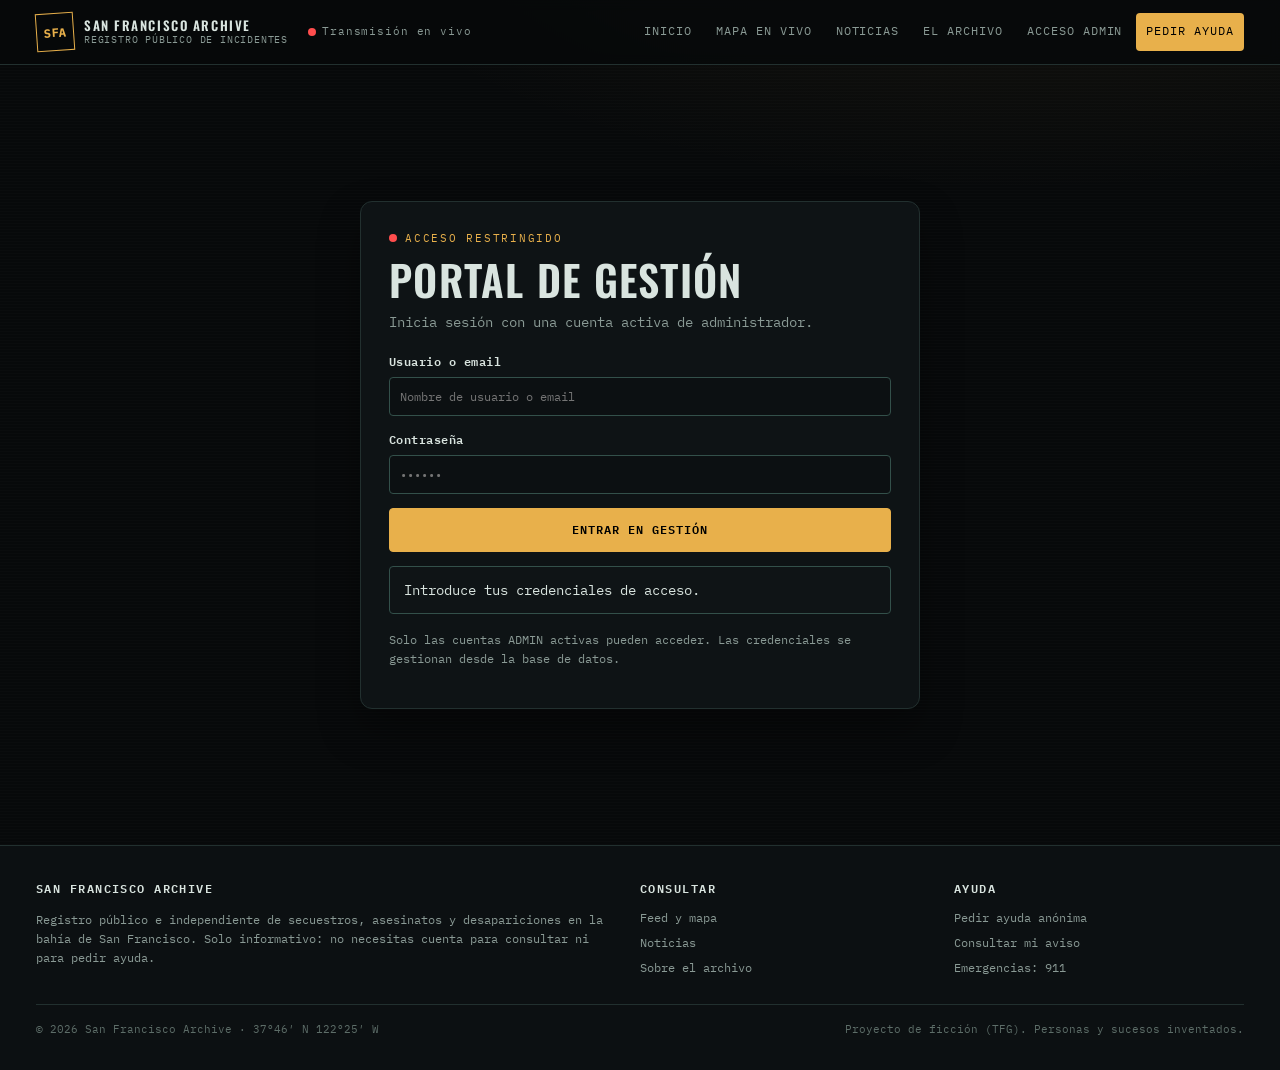
<file: archive-web/public/admin-login.html>
<!doctype html>
<html lang="es">
<head>
  <meta charset="utf-8">
  <meta name="viewport" content="width=device-width, initial-scale=1">
  <link rel="icon" href="img/favicon.svg" type="image/svg+xml">
  <link rel="preconnect" href="https://fonts.googleapis.com">
  <link rel="preconnect" href="https://fonts.gstatic.com" crossorigin>
  <link rel="stylesheet" href="https://fonts.googleapis.com/css2?family=IBM+Plex+Mono:wght@400;600;700&family=Oswald:wght@500;600&display=swap">
  <link rel="stylesheet" href="vendor/leaflet/leaflet.css">
  <link rel="stylesheet" href="css/archivo.css">
  <title>Acceso administrativo · San Francisco Archive</title>
</head>
<body data-page="admin-login">
  <main id="contenido" class="auth-shell">
    <div class="auth-card">
      <p class="eyebrow"><span class="live-dot" aria-hidden="true"></span>Acceso restringido</p>
      <h1>Portal de gestión</h1>
      <p class="lead">Inicia sesión con una cuenta activa de administrador.</p>

      <form id="login-form" class="form auth-form" novalidate>
        <label>
          <b>Usuario o email</b>
          <input type="text" name="username" placeholder="Nombre de usuario o email" autocomplete="username" required>
        </label>
        <label>
          <b>Contraseña</b>
          <input type="password" name="password" placeholder="••••••" autocomplete="current-password" required>
        </label>
        <button type="submit" class="btn btn-primary">Entrar en gestión</button>
        <div id="login-status" class="alert" aria-live="polite">Introduce tus credenciales de acceso.</div>
      </form>

      <p class="auth-foot">Solo las cuentas ADMIN activas pueden acceder. Las credenciales se gestionan desde la base de datos.</p>
    </div>
  </main>

  <script type="module" src="js/layout.js"></script>
  <script type="module" src="js/admin.js"></script>
</body>
</html>
</file>
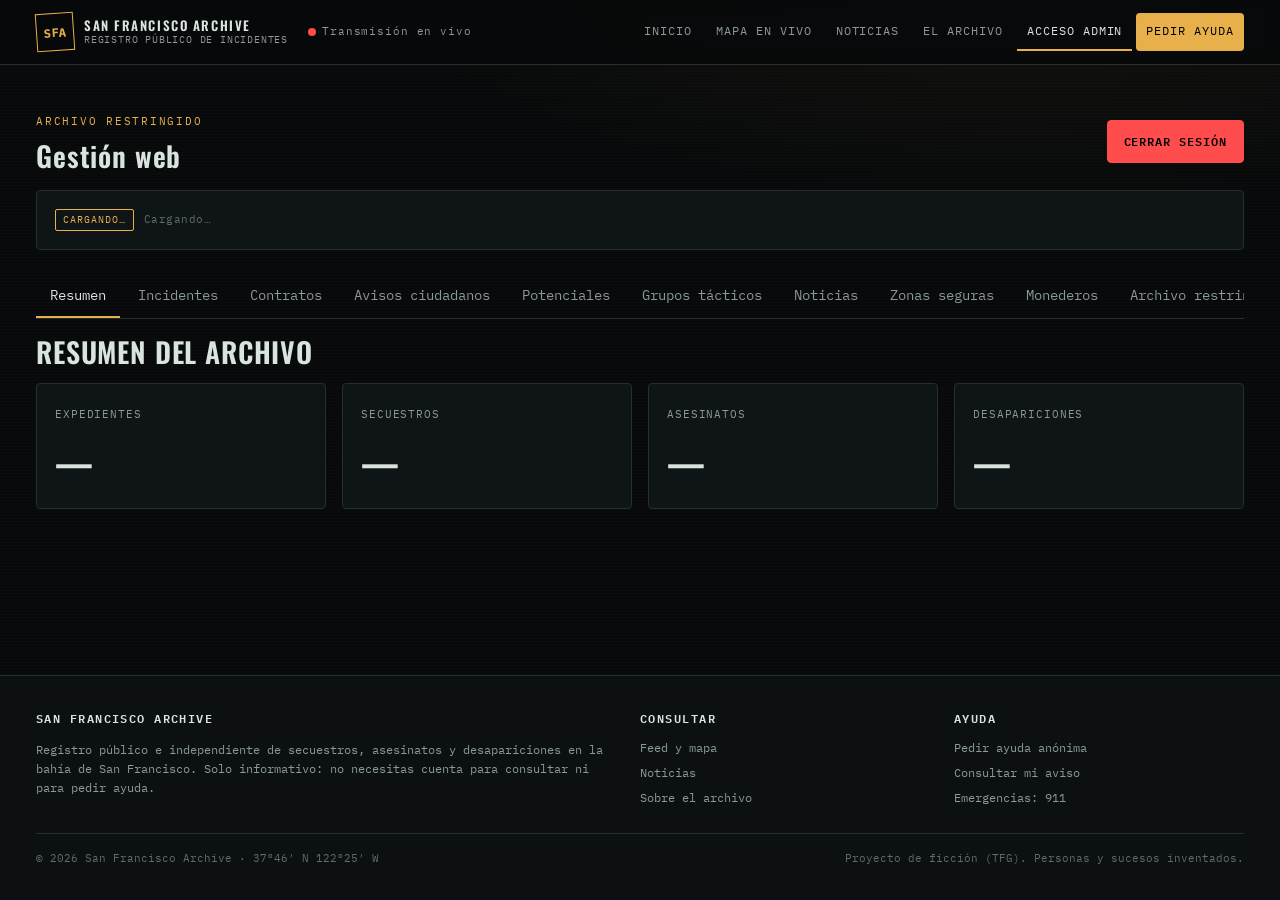
<file: archive-web/public/admin.html>
<!doctype html>
<html lang="es">
<head>
  <meta charset="utf-8">
  <meta name="viewport" content="width=device-width, initial-scale=1">
  <link rel="icon" href="img/favicon.svg" type="image/svg+xml">
  <link rel="preconnect" href="https://fonts.googleapis.com">
  <link rel="preconnect" href="https://fonts.gstatic.com" crossorigin>
  <link rel="stylesheet" href="https://fonts.googleapis.com/css2?family=IBM+Plex+Mono:wght@400;600;700&family=Oswald:wght@500;600&display=swap">
  <link rel="stylesheet" href="vendor/leaflet/leaflet.css">
  <link rel="stylesheet" href="css/archivo.css">
  <title>Gestión web · San Francisco Archive</title>
</head>
<body data-page="admin">
  <main id="contenido" class="dashboard-shell">
    <div class="wrap">
      <div class="dashboard-header">
        <div>
          <p class="eyebrow">Archivo restringido</p>
          <h1>Gestión web</h1>
        </div>
        <div>
          <button id="logout-btn" class="btn btn-danger" type="button">Cerrar sesión</button>
        </div>
      </div>

      <div class="panel" style="padding: 18px; border: 1px solid var(--line); border-radius: var(--radius); background: var(--panel);">
        <div class="meta">
          <span class="tag cat" id="admin-role">Cargando…</span>
          <span id="admin-user">Cargando…</span>
        </div>
      </div>

      <nav class="admin-tabs" aria-label="Gestión del archivo">
        <button class="admin-tab" type="button" data-admin-view="resumen" aria-pressed="true">Resumen</button>
        <button class="admin-tab" type="button" data-admin-view="incidentes" aria-pressed="false">Incidentes</button>
        <button class="admin-tab" type="button" data-admin-view="contratos" aria-pressed="false">Contratos</button>
        <button class="admin-tab" type="button" data-admin-view="solicitudes" aria-pressed="false">Avisos ciudadanos</button>
        <button class="admin-tab" type="button" data-admin-view="potenciales" aria-pressed="false">Potenciales</button>
        <button class="admin-tab" type="button" data-admin-view="grupos" aria-pressed="false">Grupos tácticos</button>
        <button class="admin-tab" type="button" data-admin-view="noticias" aria-pressed="false">Noticias</button>
        <button class="admin-tab" type="button" data-admin-view="zonas" aria-pressed="false">Zonas seguras</button>
        <button class="admin-tab" type="button" data-admin-view="monederos" aria-pressed="false">Monederos</button>
        <button class="admin-tab" type="button" data-admin-view="informes" aria-pressed="false">Archivo restringido</button>
        <button class="admin-tab" type="button" data-admin-view="usuarios" aria-pressed="false">Usuarios</button>
        <button class="admin-tab" type="button" data-admin-view="actividad" aria-pressed="false">Actividad</button>
      </nav>

      <section class="admin-view" id="view-resumen" aria-labelledby="resumen-title">
        <h2 class="admin-view-title" id="resumen-title">Resumen del archivo</h2>
        <div class="dashboard-grid">
          <div class="dashboard-card"><span class="label">Expedientes</span><strong id="stat-total">—</strong></div>
          <div class="dashboard-card"><span class="label">Secuestros</span><strong id="stat-SECUESTRO">—</strong></div>
          <div class="dashboard-card"><span class="label">Asesinatos</span><strong id="stat-ASESINATO">—</strong></div>
          <div class="dashboard-card"><span class="label">Desapariciones</span><strong id="stat-DESAPARICION">—</strong></div>
        </div>
      </section>

      <section class="admin-view" id="view-contratos" aria-labelledby="contratos-title" hidden>
        <div class="admin-view-heading">
          <div>
            <p class="eyebrow">Operaciones</p>
            <h2 class="admin-view-title" id="contratos-title">Contratos</h2>
          </div>
          <button class="icon-btn" id="refresh-contratos" type="button" title="Actualizar contratos" aria-label="Actualizar contratos">↻</button>
        </div>
        <div class="admin-filters" role="group" aria-label="Filtrar contratos">
          <label for="contratos-filtro">Estado</label>
          <select id="contratos-filtro">
            <option value="ABIERTOS">Pendientes y abiertos</option>
            <option value="SOLICITADO">Solicitados</option>
            <option value="ASIGNADO">Asignados</option>
            <option value="EN_CURSO">En curso</option>
            <option value="PENDIENTE_REVISION">Pendientes de revisión</option>
            <option value="CERRADOS">Cerrados</option>
            <option value="TODOS">Todos</option>
          </select>
          <span id="contratos-count" class="feed-status"></span>
        </div>
        <div id="contratos-list" class="admin-list" aria-live="polite">
          <p class="empty">Selecciona esta sección para cargar los contratos.</p>
        </div>
      </section>

      <section class="admin-view" id="view-solicitudes" aria-labelledby="solicitudes-title" hidden>
        <div class="admin-view-heading">
          <div>
            <p class="eyebrow">Operaciones</p>
            <h2 class="admin-view-title" id="solicitudes-title">Avisos ciudadanos</h2>
          </div>
          <button class="icon-btn" id="refresh-solicitudes" type="button" title="Actualizar avisos" aria-label="Actualizar avisos">↻</button>
        </div>
        <div class="admin-filters" role="group" aria-label="Filtrar avisos">
          <label for="solicitudes-filtro">Estado</label>
          <select id="solicitudes-filtro">
            <option value="PENDIENTE">Pendientes</option>
            <option value="EN_REVISION">En revisión</option>
            <option value="ATENDIDA">Atendidas</option>
            <option value="DESCARTADA">Descartadas</option>
            <option value="TODAS">Todas</option>
          </select>
          <span id="solicitudes-count" class="feed-status"></span>
        </div>
        <div id="solicitudes-list" class="admin-list" aria-live="polite">
          <p class="empty">Selecciona esta sección para cargar los avisos.</p>
        </div>
      </section>

      <section class="admin-view" id="view-potenciales" aria-labelledby="potenciales-title" hidden>
        <div class="admin-view-heading"><div><p class="eyebrow">Red de campo</p><h2 class="admin-view-title" id="potenciales-title">Potenciales</h2></div><div class="hero-actions"><button class="icon-btn" data-refresh="potenciales" type="button" title="Actualizar" aria-label="Actualizar potenciales">↻</button><button class="btn btn-primary" data-create="potenciales" type="button">Reclutar</button></div></div>
        <div id="potenciales-list" class="admin-list" aria-live="polite"><p class="empty">Selecciona esta sección para cargar la red.</p></div>
      </section>

      <section class="admin-view" id="view-grupos" aria-labelledby="grupos-title" hidden>
        <div class="admin-view-heading"><div><p class="eyebrow">Red de campo</p><h2 class="admin-view-title" id="grupos-title">Grupos tácticos</h2></div><div class="hero-actions"><button class="icon-btn" data-refresh="grupos" type="button" title="Actualizar" aria-label="Actualizar grupos">↻</button><button class="btn btn-primary" data-create="grupos" type="button">Nuevo grupo</button></div></div>
        <div id="grupos-list" class="admin-list" aria-live="polite"><p class="empty">Selecciona esta sección para cargar los grupos.</p></div>
      </section>

      <section class="admin-view" id="view-noticias" aria-labelledby="noticias-admin-title" hidden>
        <div class="admin-view-heading"><div><p class="eyebrow">Publicación</p><h2 class="admin-view-title" id="noticias-admin-title">Noticias</h2></div><div class="hero-actions"><button class="icon-btn" data-refresh="noticias" type="button" title="Actualizar" aria-label="Actualizar noticias">↻</button><button class="btn btn-primary" data-create="noticias" type="button">Redactar noticia</button></div></div>
        <div id="noticias-admin-list" class="admin-list" aria-live="polite"><p class="empty">Selecciona esta sección para cargar las noticias.</p></div>
      </section>

      <section class="admin-view" id="view-zonas" aria-labelledby="zonas-title" hidden>
        <div class="admin-view-heading"><div><p class="eyebrow">Publicación</p><h2 class="admin-view-title" id="zonas-title">Zonas seguras</h2></div><div class="hero-actions"><button class="icon-btn" data-refresh="zonas" type="button" title="Actualizar" aria-label="Actualizar zonas seguras">↻</button><button class="btn btn-primary" data-create="zonas" type="button">Añadir zona</button></div></div>
        <div id="zonas-list" class="admin-list" aria-live="polite"><p class="empty">Selecciona esta sección para cargar las zonas.</p></div>
      </section>

      <section class="admin-view" id="view-monederos" aria-labelledby="monederos-title" hidden>
        <div class="admin-view-heading"><div><p class="eyebrow">Red de campo</p><h2 class="admin-view-title" id="monederos-title">Monederos</h2><p id="wallet-total" class="request-meta"></p></div><button class="icon-btn" data-refresh="monederos" type="button" title="Actualizar" aria-label="Actualizar monederos">↻</button></div>
        <div id="monederos-list" class="admin-list" aria-live="polite"><p class="empty">Selecciona esta sección para cargar los saldos.</p></div>
      </section>

      <section class="admin-view" id="view-informes" aria-labelledby="informes-title" hidden>
        <div class="admin-view-heading"><div><p class="eyebrow">Clasificado</p><h2 class="admin-view-title" id="informes-title">Archivo restringido</h2></div><button class="icon-btn" data-refresh="informes" type="button" title="Actualizar" aria-label="Actualizar informes">↻</button></div>
        <div id="informes-list" class="admin-list" aria-live="polite"><p class="empty">Selecciona esta sección para cargar los informes.</p></div>
      </section>

      <section class="admin-view" id="view-usuarios" aria-labelledby="usuarios-title" hidden>
        <div class="admin-view-heading"><div><p class="eyebrow">Sistema</p><h2 class="admin-view-title" id="usuarios-title">Usuarios</h2></div><button class="icon-btn" data-refresh="usuarios" type="button" title="Actualizar" aria-label="Actualizar usuarios">↻</button></div>
        <div id="usuarios-list" class="admin-list" aria-live="polite"><p class="empty">Selecciona esta sección para cargar las cuentas.</p></div>
      </section>

      <section class="admin-view" id="view-actividad" aria-labelledby="actividad-title" hidden>
        <div class="admin-view-heading"><div><p class="eyebrow">Sistema</p><h2 class="admin-view-title" id="actividad-title">Registro de actividad</h2></div><button class="icon-btn" data-refresh="actividad" type="button" title="Actualizar" aria-label="Actualizar actividad">↻</button></div>
        <div id="actividad-list" class="admin-list" aria-live="polite"><p class="empty">Selecciona esta sección para cargar la auditoría.</p></div>
      </section>

      <section class="admin-view" id="view-incidentes" aria-labelledby="incidentes-title" hidden>
        <div class="admin-view-heading">
          <div>
            <p class="eyebrow">Operaciones</p>
            <h2 class="admin-view-title" id="incidentes-title">Incidentes</h2>
          </div>
          <div class="hero-actions">
            <button class="icon-btn" id="refresh-incidentes" type="button" title="Actualizar incidentes" aria-label="Actualizar incidentes">↻</button>
            <button class="btn btn-primary" id="new-incidente" type="button">Nuevo incidente</button>
          </div>
        </div>
        <div id="incidentes-list" class="admin-list" aria-live="polite">
          <p class="empty">Selecciona esta sección para cargar los incidentes.</p>
        </div>
      </section>

      <dialog class="admin-dialog admin-dialog-wide" id="incidente-dialog">
        <form id="incidente-form" class="form">
          <p class="eyebrow">Expediente del archivo</p>
          <h2 id="incidente-form-title">Nuevo incidente</h2>
          <input name="id" type="hidden">
          <label><b>Titular público</b><input name="titulo" maxlength="180" required></label>
          <div class="row">
            <label><b>Tipo</b><select name="tipo"><option>SECUESTRO</option><option>ASESINATO</option><option>DESAPARICION</option></select></label>
            <label><b>Estado</b><select name="estado"><option>NO_VERIFICADO</option><option>VERIFICADO</option><option>EN_INVESTIGACION</option><option>RESUELTO</option><option>ARCHIVADO</option></select></label>
          </div>
          <label><b>Descripción pública</b><textarea name="descripcionPublica" maxlength="2000" required></textarea></label>
          <div class="row">
            <label><b>Barrio</b><input name="barrio" maxlength="80"></label>
            <label><b>Dirección o referencia</b><input name="direccion" maxlength="160"></label>
          </div>
          <div class="row">
            <label><b>Ciudad</b><input name="ciudad" value="San Francisco" required></label>
            <label><b>País</b><input name="pais" value="Estados Unidos" required></label>
          </div>
          <div class="row">
            <label><b>Latitud</b><input name="lat" type="number" min="-90" max="90" step="any"></label>
            <label><b>Longitud</b><input name="lng" type="number" min="-180" max="180" step="any"></label>
          </div>
          <div class="row">
            <label><b>Fecha del incidente</b><input name="fecha" type="datetime-local" required></label>
            <label><b>Nivel de amenaza (1-5)</b><input name="nivelAmenaza" type="number" min="1" max="5" value="2" required></label>
          </div>
          <label><b>Anomalía clasificada</b><textarea name="anomalia" maxlength="2000"></textarea></label>
          <label class="check-label"><input name="publicado" type="checkbox"><b>Publicar en la web</b></label>
          <div class="hero-actions">
            <button class="btn" id="cancel-incidente" type="button">Cancelar</button>
            <button class="btn btn-primary" type="submit">Guardar incidente</button>
          </div>
        </form>
      </dialog>

      <dialog class="admin-dialog admin-dialog-wide" id="content-dialog">
        <form id="content-form" class="form"></form>
      </dialog>

      <dialog class="admin-dialog" id="wallet-dialog">
        <form id="wallet-form" class="form">
          <p class="eyebrow">Ajuste de saldo</p><h2 id="wallet-title">Movimiento</h2>
          <input name="id" type="hidden">
          <label><b>Tipo</b><select name="tipo"><option>AJUSTE</option><option>BONUS</option><option>PENALIZACION</option></select></label>
          <label><b>Importe (USD)</b><input name="importe" type="number" step="0.01" min="0.01" required></label>
          <label><b>Concepto</b><input name="concepto" maxlength="160" required></label>
          <div class="hero-actions"><button class="btn" id="cancel-wallet" type="button">Cancelar</button><button class="btn btn-primary" type="submit">Registrar movimiento</button></div>
        </form>
      </dialog>

      <dialog class="admin-dialog" id="user-dialog">
        <form id="user-form" class="form">
          <p class="eyebrow">Cuenta</p><h2>Editar usuario</h2><input name="id" type="hidden">
          <label><b>Nombre visible</b><input name="nombre" required></label>
          <label><b>Email</b><input name="email" type="email" required></label>
          <label class="check-label"><input name="activo" type="checkbox"><b>Cuenta activa</b></label>
          <div class="hero-actions"><button class="btn" id="cancel-user" type="button">Cancelar</button><button class="btn btn-primary" type="submit">Guardar</button></div>
        </form>
      </dialog>

      <dialog class="admin-dialog" id="password-dialog">
        <form id="password-form" class="form">
          <p class="eyebrow">Seguridad</p><h2>Restablecer contraseña</h2><input name="id" type="hidden">
          <label><b>Nueva contraseña</b><input name="password" type="password" autocomplete="new-password" required></label>
          <div class="hero-actions"><button class="btn" id="cancel-password" type="button">Cancelar</button><button class="btn btn-primary" type="submit">Cambiar contraseña</button></div>
        </form>
      </dialog>

      <dialog class="admin-dialog admin-dialog-wide" id="report-dialog">
        <form id="report-form" class="form">
          <p class="eyebrow">Clasificado</p><h2>Informe final</h2>
          <label><b>Contrato cerrado</b><select name="contratoId" required></select></label>
          <label><b>Título</b><input name="titulo" required></label>
          <div class="row"><label><b>Entidad anómala</b><input name="entidad"></label><label><b>Clasificación</b><select name="clasificacion"><option>CONFIDENCIAL</option><option>SECRETO</option><option>ALTO_SECRETO</option><option>OMEGA</option></select></label></div>
          <label><b>Resumen</b><textarea name="resumen" required></textarea></label>
          <label><b>Contenido</b><textarea name="contenido" rows="7"></textarea></label>
          <label><b>Bajas civiles</b><input name="bajasCiviles" type="number" min="0" value="0" required></label>
          <div class="hero-actions"><button class="btn" id="cancel-report" type="button">Cancelar</button><button class="btn btn-primary" type="submit">Guardar informe</button></div>
        </form>
      </dialog>

      <dialog class="admin-dialog" id="crear-contrato-dialog">
        <form id="crear-contrato-form" class="form">
          <p class="eyebrow">Abrir caso</p>
          <h2>Nuevo contrato</h2>
          <input name="incidenteId" type="hidden">
          <label><b>Prioridad</b><select name="prioridad"><option>MEDIA</option><option>BAJA</option><option>ALTA</option><option>CRITICA</option></select></label>
          <label><b>Recompensa (USD)</b><input name="recompensa" type="number" min="0" step="0.01" value="100" required></label>
          <div class="hero-actions">
            <button class="btn" id="cancel-crear-contrato" type="button">Cancelar</button>
            <button class="btn btn-primary" type="submit">Crear contrato</button>
          </div>
        </form>
      </dialog>

      <dialog class="admin-dialog" id="asignar-dialog">
        <form id="asignar-form" class="form">
          <p class="eyebrow">Asignación táctica</p>
          <h2>Asignar contrato</h2>
          <input name="contratoId" type="hidden">
          <label><b>Grupo táctico</b><select name="grupoId" required></select></label>
          <label><b>Potencial disponible</b><select name="potencialId" required></select></label>
          <p class="auth-foot">El coste de transporte se calculará y cargará automáticamente al monedero del potencial.</p>
          <div class="hero-actions">
            <button class="btn" id="cancel-asignar" type="button">Cancelar</button>
            <button class="btn btn-primary" type="submit">Confirmar asignación</button>
          </div>
        </form>
      </dialog>

      <dialog class="admin-dialog" id="convert-dialog">
        <form id="convert-form" class="form">
          <p class="eyebrow">Crear expediente</p>
          <h2>Convertir aviso</h2>
          <label><b>Titular del incidente</b><input name="titulo" maxlength="180" required></label>
          <div class="row">
            <label><b>Prioridad</b><select name="prioridad"><option>MEDIA</option><option>BAJA</option><option>ALTA</option><option>CRITICA</option></select></label>
            <label><b>Recompensa (USD)</b><input name="recompensa" type="number" min="0" step="0.01" value="100" required></label>
          </div>
          <label class="check-label"><input name="publicar" type="checkbox" checked><b>Publicar en la web</b></label>
          <div class="hero-actions">
            <button class="btn" id="cancel-convert" type="button">Cancelar</button>
            <button class="btn btn-primary" type="submit">Crear contrato</button>
          </div>
          <div id="convert-status" class="visually-hidden" aria-live="polite"></div>
        </form>
      </dialog>
    </div>
  </main>

  <script type="module" src="js/layout.js"></script>
  <script type="module" src="js/admin.js"></script>
</body>
</html>
</file>
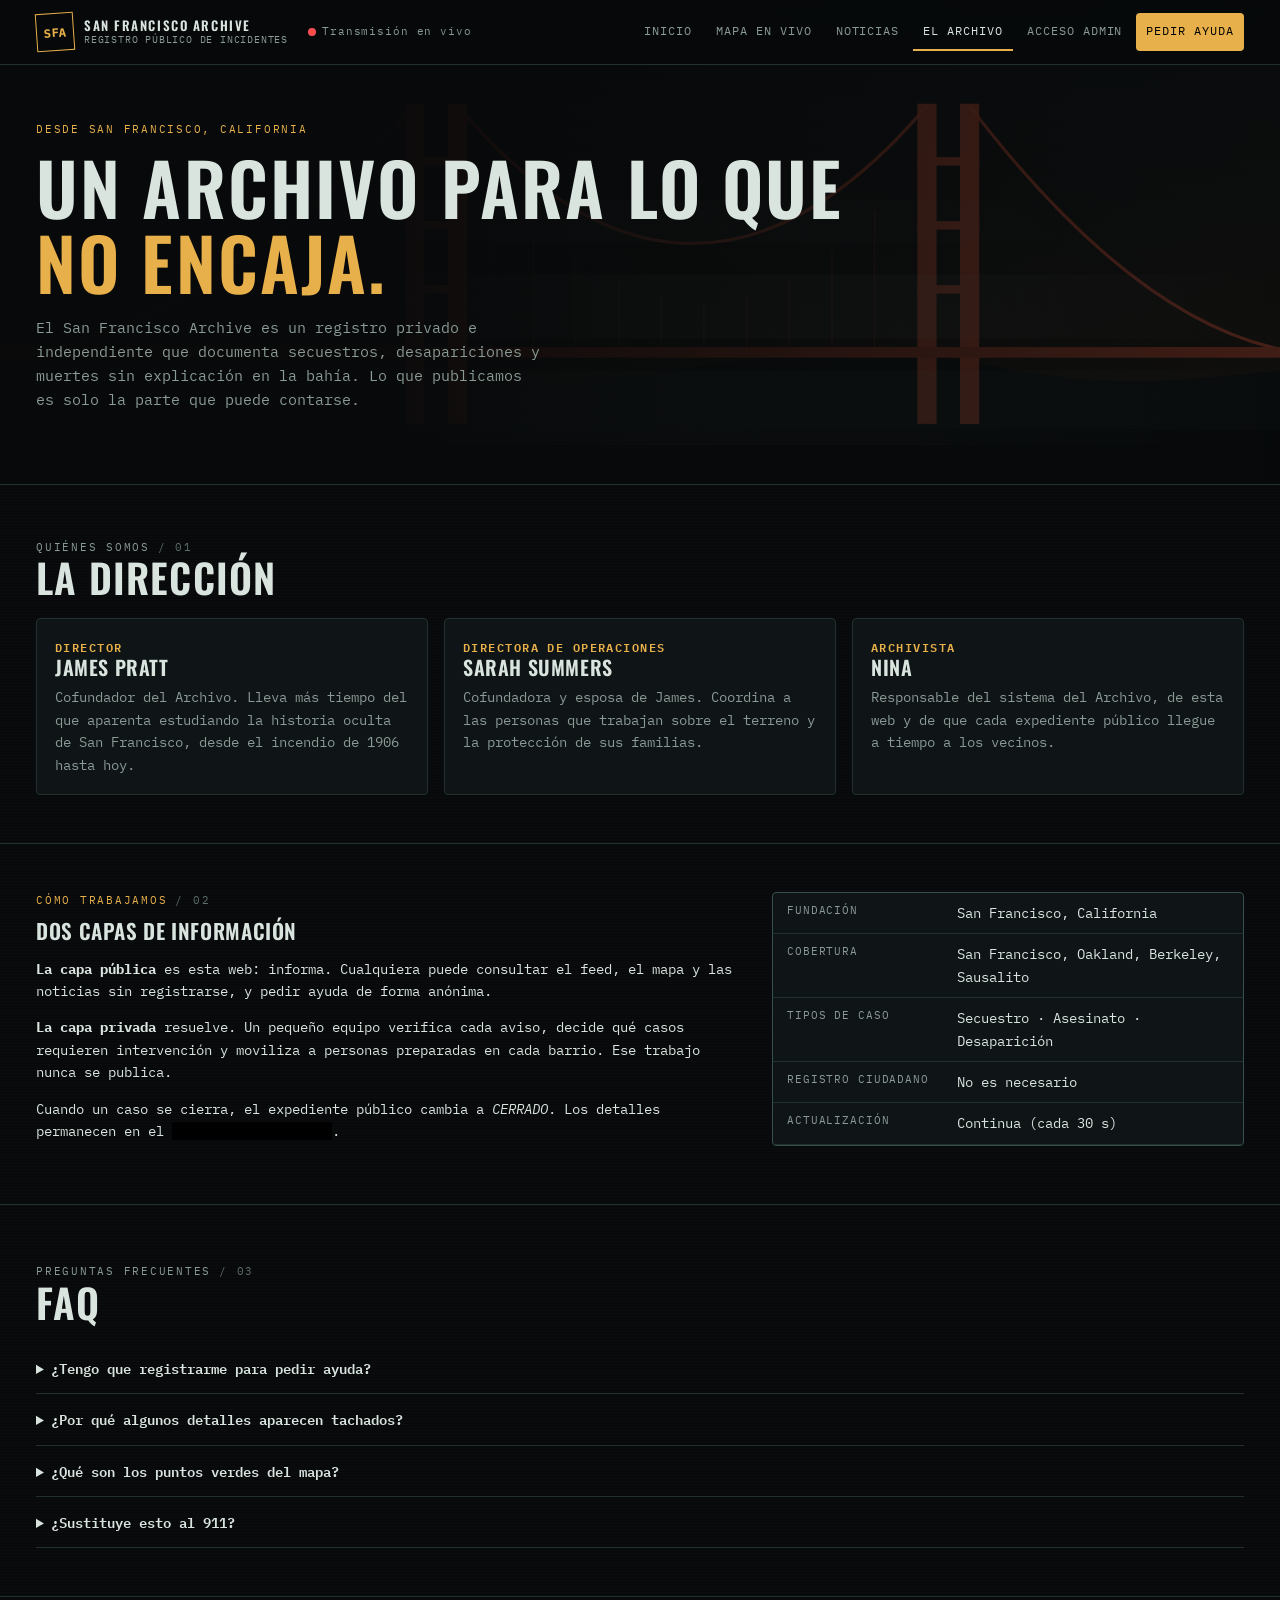
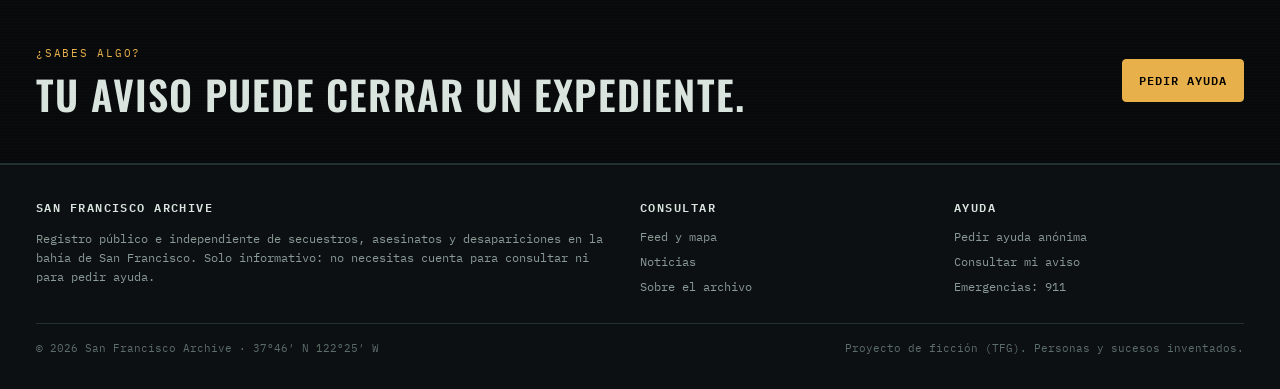
<file: archive-web/public/archivo.html>
<!doctype html>
<html lang="es">
<head>
  <meta charset="utf-8">
  <meta name="viewport" content="width=device-width, initial-scale=1">
  <link rel="icon" href="img/favicon.svg" type="image/svg+xml">
  <link rel="preconnect" href="https://fonts.googleapis.com">
  <link rel="preconnect" href="https://fonts.gstatic.com" crossorigin>
  <link rel="stylesheet" href="https://fonts.googleapis.com/css2?family=IBM+Plex+Mono:wght@400;600;700&family=Oswald:wght@500;600&display=swap">
  <title>El archivo · San Francisco Archive</title>
  <meta name="description" content="Qué es el San Francisco Archive, quién lo dirige y cómo trabaja.">
  <link rel="stylesheet" href="css/archivo.css">
</head>
<body data-page="archivo">
  <main id="contenido">
    <section class="hero">
      <div class="wrap" style="grid-template-columns:1fr">
        <div>
          <p class="eyebrow">Desde San Francisco, California</p>
          <h1>Un archivo para lo que<br><span>no encaja.</span></h1>
          <p class="lede">El San Francisco Archive es un registro privado e independiente que documenta secuestros, desapariciones y muertes sin explicación en la bahía. Lo que publicamos es solo la parte que puede contarse.</p>
        </div>
      </div>
    </section>

    <section class="section">
      <div class="wrap">
        <div class="section-head"><div><p class="eyebrow">Quiénes somos <span class="idx">/ 01</span></p><h2>La dirección</h2></div></div>
        <div class="grid-3">
          <article class="info-card"><p class="n">DIRECTOR</p><h3>James Pratt</h3><p>Cofundador del Archivo. Lleva más tiempo del que aparenta estudiando la historia oculta de San Francisco, desde el incendio de 1906 hasta hoy.</p></article>
          <article class="info-card"><p class="n">DIRECTORA DE OPERACIONES</p><h3>Sarah Summers</h3><p>Cofundadora y esposa de James. Coordina a las personas que trabajan sobre el terreno y la protección de sus familias.</p></article>
          <article class="info-card"><p class="n">ARCHIVISTA</p><h3>Nina</h3><p>Responsable del sistema del Archivo, de esta web y de que cada expediente público llegue a tiempo a los vecinos.</p></article>
        </div>
      </div>
    </section>

    <section class="section">
      <div class="wrap split">
        <div>
          <p class="eyebrow">Cómo trabajamos <span class="idx">/ 02</span></p>
          <h2 style="text-transform:uppercase;margin-bottom:16px">Dos capas de información</h2>
          <div class="content article">
            <p><strong>La capa pública</strong> es esta web: informa. Cualquiera puede consultar el feed, el mapa y las noticias sin registrarse, y pedir ayuda de forma anónima.</p>
            <p><strong>La capa privada</strong> resuelve. Un pequeño equipo verifica cada aviso, decide qué casos requieren intervención y moviliza a personas preparadas en cada barrio. Ese trabajo nunca se publica.</p>
            <p>Cuando un caso se cierra, el expediente público cambia a <em>CERRADO</em>. Los detalles permanecen en el <span class="redacted">archivo restringido</span>.</p>
          </div>
        </div>
        <div class="dossier">
          <dl>
            <dt>Fundación</dt><dd>San Francisco, California</dd>
            <dt>Cobertura</dt><dd>San Francisco, Oakland, Berkeley, Sausalito</dd>
            <dt>Tipos de caso</dt><dd>Secuestro · Asesinato · Desaparición</dd>
            <dt>Registro ciudadano</dt><dd>No es necesario</dd>
            <dt>Actualización</dt><dd>Continua (cada 30 s)</dd>
          </dl>
        </div>
      </div>
    </section>

    <section class="section">
      <div class="wrap faq">
        <div class="section-head"><div><p class="eyebrow">Preguntas frecuentes <span class="idx">/ 03</span></p><h2>FAQ</h2></div></div>
        <details><summary>¿Tengo que registrarme para pedir ayuda?</summary><p>No. Los ciudadanos nunca necesitan cuenta. El formulario es anónimo y te da un código para seguir tu aviso.</p></details>
        <details><summary>¿Por qué algunos detalles aparecen tachados?</summary><p>Hay información que podría poner en riesgo a víctimas, testigos o a nuestro equipo. Se publica solo lo imprescindible para que los vecinos estén informados.</p></details>
        <details><summary>¿Qué son los puntos verdes del mapa?</summary><p>Zonas seguras: hospitales, comisarías, estaciones de bomberos, refugios y templos abiertos donde acudir si te sientes en peligro.</p></details>
        <details><summary>¿Sustituye esto al 911?</summary><p>No. Ante cualquier emergencia llama siempre al 911.</p></details>
      </div>
    </section>

    <section class="section">
      <div class="wrap cta">
        <div><p class="eyebrow">¿Sabes algo?</p><h2>Tu aviso puede cerrar un expediente.</h2></div>
        <a class="btn btn-primary" href="ayuda.html">Pedir ayuda</a>
      </div>
    </section>
  </main>
  <script type="module" src="js/layout.js"></script>
</body>
</html>
</file>
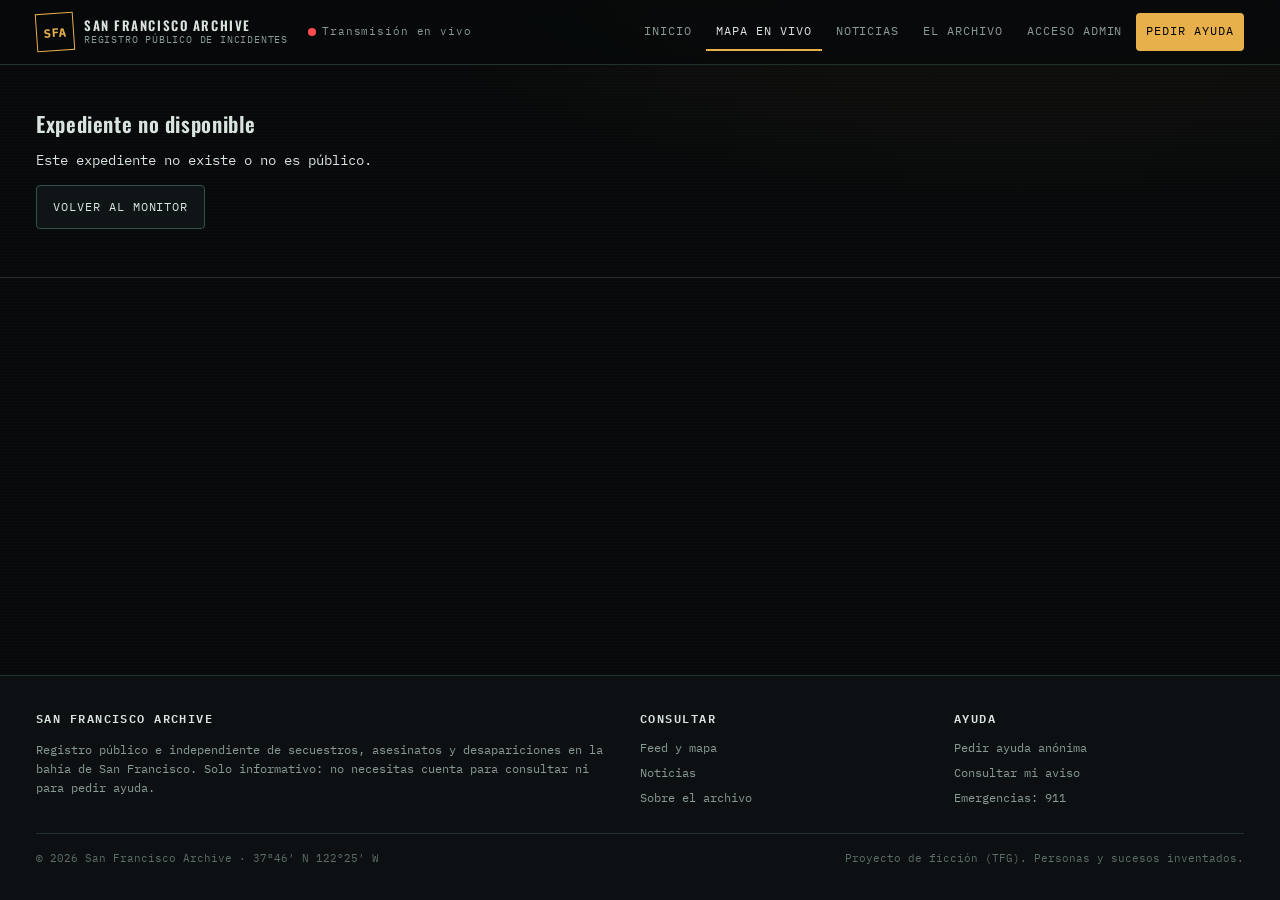
<file: archive-web/public/incidente.html>
<!doctype html>
<html lang="es">
<head>
  <meta charset="utf-8">
  <meta name="viewport" content="width=device-width, initial-scale=1">
  <link rel="icon" href="img/favicon.svg" type="image/svg+xml">
  <link rel="preconnect" href="https://fonts.googleapis.com">
  <link rel="preconnect" href="https://fonts.gstatic.com" crossorigin>
  <link rel="stylesheet" href="https://fonts.googleapis.com/css2?family=IBM+Plex+Mono:wght@400;600;700&family=Oswald:wght@500;600&display=swap">
  <title>Expediente · San Francisco Archive</title>
  <link rel="stylesheet" href="vendor/leaflet/leaflet.css">
  <script src="vendor/leaflet/leaflet.js"></script>
  <link rel="stylesheet" href="css/archivo.css">
</head>
<body data-page="mapa">
  <main id="contenido">
    <section class="section">
      <div class="wrap" id="exp" aria-live="polite"><p class="empty">Cargando expediente…</p></div>
    </section>
  </main>
  <script type="module" src="js/layout.js"></script>
  <script type="module">
    import { api } from "./js/api.js";
    import { crearMapa } from "./js/mapa.js";
    import { el, etiquetaTipo, fechaHora, param, parrafos, tagEstado, tagTipo, tarjetaNoticia } from "./js/ui.js";

    const cont = document.getElementById("exp");
    try {
      const id = param("id");
      if (!id) throw new Error();
      const { incidente: i, noticias } = await api.incidente(id);
      document.title = i.titulo + " · San Francisco Archive";
      const tieneMapa = Number.isFinite(i.lat) && Number.isFinite(i.lng);
      cont.replaceChildren(
        el("p", { class: "breadcrumb" }, el("a", { href: "index.html#monitor", text: "Monitor" }), " / Expediente " + i.codigo),
        el("div", { class: "split", style: "margin-top:12px" },
          el("div", { class: "article" },
            el("div", { class: "meta" }, tagTipo(i.tipo), tagEstado(i.estado)),
            el("h1", { text: i.titulo }),
            el("div", { class: "content" }, parrafos(i.descripcion)),
            el("div", { class: "alert warn", style: "margin-top:16px" },
              "Parte de la información de este expediente está ", el("span", { class: "redacted", text: "clasificada" }),
              ". Si tienes datos sobre el caso, ", el("a", { href: "ayuda.html?tipo=" + i.tipo, text: "envíalos de forma anónima" }), ".")),
          el("aside", {},
            el("div", { class: "dossier" }, el("dl", {},
              el("dt", { text: "Código" }), el("dd", { text: i.codigo }),
              el("dt", { text: "Tipo" }), el("dd", { text: etiquetaTipo(i.tipo) }),
              el("dt", { text: "Fecha" }), el("dd", { text: fechaHora(i.fecha) }),
              el("dt", { text: "Lugar" }), el("dd", { text: [i.direccion, i.barrio].filter(Boolean).join(" · ") || "—" }),
              el("dt", { text: "Ciudad" }), el("dd", { text: i.ciudad + ", " + i.pais }),
              el("dt", { text: "Estado" }), el("dd", { text: i.estado }),
              el("dt", { text: "Actualizado" }), el("dd", { text: fechaHora(i.actualizado) }))),
            tieneMapa ? el("div", { id: "mini", class: "map sm", style: "margin-top:16px" }) : null)),
        noticias.length ? el("div", { style: "margin-top:40px" },
          el("h2", { style: "text-transform:uppercase;margin-bottom:16px", text: "Noticias relacionadas" }),
          el("div", { class: "news-grid" }, noticias.map((n) => tarjetaNoticia(n)))) : null);
      if (tieneMapa) {
        const m = crearMapa("mini", { centro: [i.lat, i.lng], zoom: 15 });
        m.incidentes([i]);
        api.zonas().then((z) => m.zonas(z)).catch(() => {});
      }
    } catch {
      cont.replaceChildren(el("h1", { text: "Expediente no disponible" }),
        el("p", { class: "lead", text: "Este expediente no existe o no es público." }),
        el("a", { class: "btn", href: "index.html#monitor", text: "Volver al monitor" }));
    }
  </script>
</body>
</html>
</file>
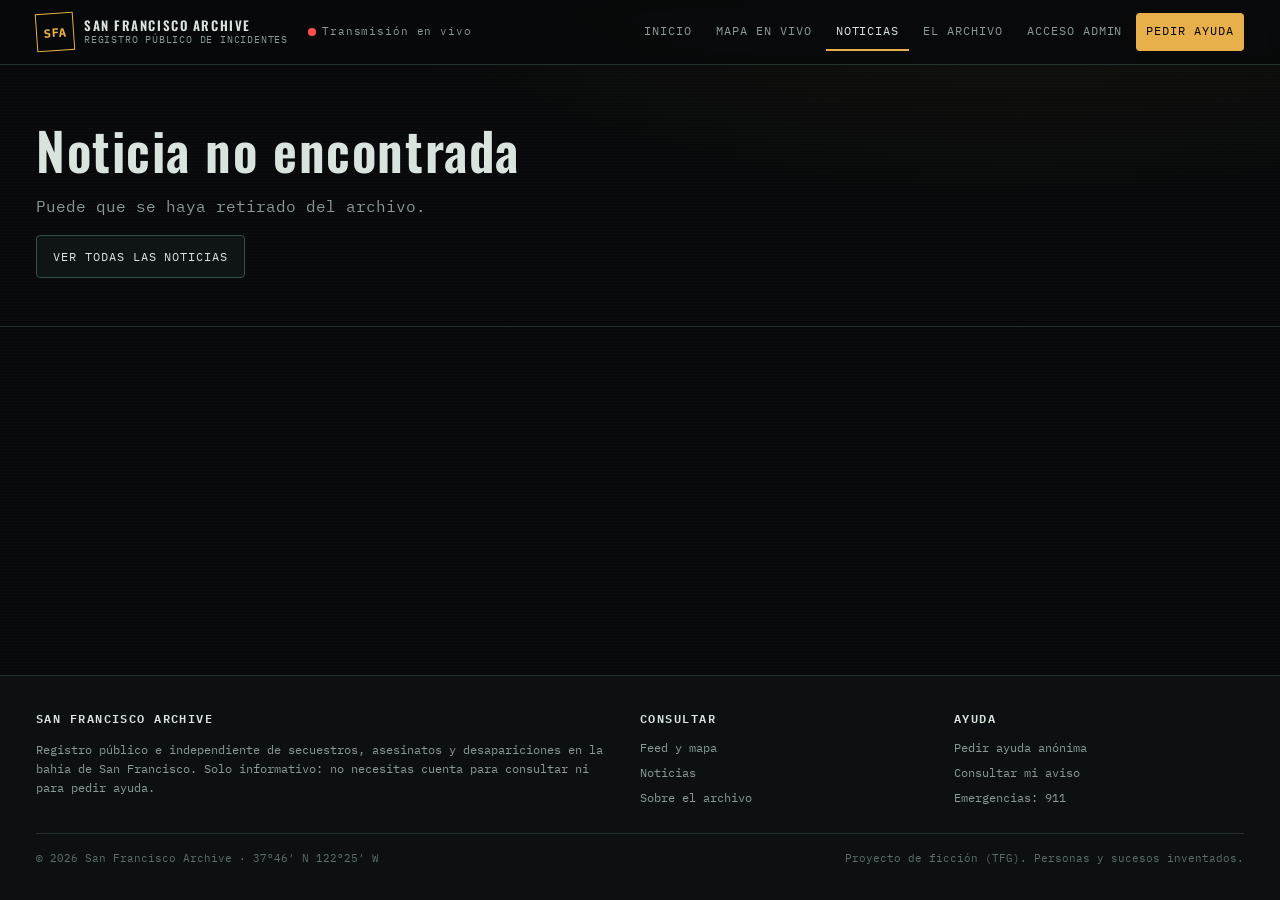
<file: archive-web/public/noticia.html>
<!doctype html>
<html lang="es">
<head>
  <meta charset="utf-8">
  <meta name="viewport" content="width=device-width, initial-scale=1">
  <link rel="icon" href="img/favicon.svg" type="image/svg+xml">
  <link rel="preconnect" href="https://fonts.googleapis.com">
  <link rel="preconnect" href="https://fonts.gstatic.com" crossorigin>
  <link rel="stylesheet" href="https://fonts.googleapis.com/css2?family=IBM+Plex+Mono:wght@400;600;700&family=Oswald:wght@500;600&display=swap">
  <title>Noticia · San Francisco Archive</title>
  <link rel="stylesheet" href="css/archivo.css">
</head>
<body data-page="noticias">
  <main id="contenido">
    <section class="section">
      <div class="wrap">
        <article class="article" id="articulo" aria-live="polite"><p class="empty">Cargando…</p></article>
      </div>
    </section>
  </main>
  <script type="module" src="js/layout.js"></script>
  <script type="module">
    import { api } from "./js/api.js";
    import { CATEGORIAS, el, fechaHora, param, parrafos, portada } from "./js/ui.js";

    const cont = document.getElementById("articulo");
    const slug = param("slug");
    try {
      if (!slug) throw new Error("Noticia no indicada");
      const n = await api.noticia(slug);
      document.title = n.titulo + " · San Francisco Archive";
      cont.replaceChildren(
        el("p", { class: "breadcrumb" }, el("a", { href: "noticias.html", text: "Noticias" }), " / ", CATEGORIAS[n.categoria] ?? n.categoria),
        el("h1", { text: n.titulo }),
        el("div", { class: "meta" }, fechaHora(n.fecha), n.barrio ? "· " + n.barrio : null, n.autor ? "· Por " + n.autor : null),
        el("p", { class: "lead", text: n.resumen }),
        portada(n),
        el("div", { class: "content", style: "margin-top:24px" }, parrafos(n.contenido)),
        n.incidenteId ? el("p", {}, el("a", { class: "btn", href: "incidente.html?id=" + n.incidenteId, text: "Ver expediente relacionado →" })) : null,
        el("p", { style: "margin-top:28px" }, el("a", { href: "noticias.html", text: "← Volver a noticias" })));
    } catch (e) {
      cont.replaceChildren(el("h1", { text: "Noticia no encontrada" }),
        el("p", { class: "lead", text: "Puede que se haya retirado del archivo." }),
        el("a", { class: "btn", href: "noticias.html", text: "Ver todas las noticias" }));
    }
  </script>
</body>
</html>
</file>
<file: archive-web/public/vendor/leaflet/leaflet.css>
/* required styles */

.leaflet-pane,
.leaflet-tile,
.leaflet-marker-icon,
.leaflet-marker-shadow,
.leaflet-tile-container,
.leaflet-pane > svg,
.leaflet-pane > canvas,
.leaflet-zoom-box,
.leaflet-image-layer,
.leaflet-layer {
	position: absolute;
	left: 0;
	top: 0;
	}
.leaflet-container {
	overflow: hidden;
	}
.leaflet-tile,
.leaflet-marker-icon,
.leaflet-marker-shadow {
	-webkit-user-select: none;
	   -moz-user-select: none;
	        user-select: none;
	  -webkit-user-drag: none;
	}
/* Prevents IE11 from highlighting tiles in blue */
.leaflet-tile::selection {
	background: transparent;
}
/* Safari renders non-retina tile on retina better with this, but Chrome is worse */
.leaflet-safari .leaflet-tile {
	image-rendering: -webkit-optimize-contrast;
	}
/* hack that prevents hw layers "stretching" when loading new tiles */
.leaflet-safari .leaflet-tile-container {
	width: 1600px;
	height: 1600px;
	-webkit-transform-origin: 0 0;
	}
.leaflet-marker-icon,
.leaflet-marker-shadow {
	display: block;
	}
/* .leaflet-container svg: reset svg max-width decleration shipped in Joomla! (joomla.org) 3.x */
/* .leaflet-container img: map is broken in FF if you have max-width: 100% on tiles */
.leaflet-container .leaflet-overlay-pane svg {
	max-width: none !important;
	max-height: none !important;
	}
.leaflet-container .leaflet-marker-pane img,
.leaflet-container .leaflet-shadow-pane img,
.leaflet-container .leaflet-tile-pane img,
.leaflet-container img.leaflet-image-layer,
.leaflet-container .leaflet-tile {
	max-width: none !important;
	max-height: none !important;
	width: auto;
	padding: 0;
	}

.leaflet-container img.leaflet-tile {
	/* See: https://bugs.chromium.org/p/chromium/issues/detail?id=600120 */
	mix-blend-mode: plus-lighter;
}

.leaflet-container.leaflet-touch-zoom {
	-ms-touch-action: pan-x pan-y;
	touch-action: pan-x pan-y;
	}
.leaflet-container.leaflet-touch-drag {
	-ms-touch-action: pinch-zoom;
	/* Fallback for FF which doesn't support pinch-zoom */
	touch-action: none;
	touch-action: pinch-zoom;
}
.leaflet-container.leaflet-touch-drag.leaflet-touch-zoom {
	-ms-touch-action: none;
	touch-action: none;
}
.leaflet-container {
	-webkit-tap-highlight-color: transparent;
}
.leaflet-container a {
	-webkit-tap-highlight-color: rgba(51, 181, 229, 0.4);
}
.leaflet-tile {
	filter: inherit;
	visibility: hidden;
	}
.leaflet-tile-loaded {
	visibility: inherit;
	}
.leaflet-zoom-box {
	width: 0;
	height: 0;
	-moz-box-sizing: border-box;
	     box-sizing: border-box;
	z-index: 800;
	}
/* workaround for https://bugzilla.mozilla.org/show_bug.cgi?id=888319 */
.leaflet-overlay-pane svg {
	-moz-user-select: none;
	}

.leaflet-pane         { z-index: 400; }

.leaflet-tile-pane    { z-index: 200; }
.leaflet-overlay-pane { z-index: 400; }
.leaflet-shadow-pane  { z-index: 500; }
.leaflet-marker-pane  { z-index: 600; }
.leaflet-tooltip-pane   { z-index: 650; }
.leaflet-popup-pane   { z-index: 700; }

.leaflet-map-pane canvas { z-index: 100; }
.leaflet-map-pane svg    { z-index: 200; }

.leaflet-vml-shape {
	width: 1px;
	height: 1px;
	}
.lvml {
	behavior: url(#default#VML);
	display: inline-block;
	position: absolute;
	}


/* control positioning */

.leaflet-control {
	position: relative;
	z-index: 800;
	pointer-events: visiblePainted; /* IE 9-10 doesn't have auto */
	pointer-events: auto;
	}
.leaflet-top,
.leaflet-bottom {
	position: absolute;
	z-index: 1000;
	pointer-events: none;
	}
.leaflet-top {
	top: 0;
	}
.leaflet-right {
	right: 0;
	}
.leaflet-bottom {
	bottom: 0;
	}
.leaflet-left {
	left: 0;
	}
.leaflet-control {
	float: left;
	clear: both;
	}
.leaflet-right .leaflet-control {
	float: right;
	}
.leaflet-top .leaflet-control {
	margin-top: 10px;
	}
.leaflet-bottom .leaflet-control {
	margin-bottom: 10px;
	}
.leaflet-left .leaflet-control {
	margin-left: 10px;
	}
.leaflet-right .leaflet-control {
	margin-right: 10px;
	}


/* zoom and fade animations */

.leaflet-fade-anim .leaflet-popup {
	opacity: 0;
	-webkit-transition: opacity 0.2s linear;
	   -moz-transition: opacity 0.2s linear;
	        transition: opacity 0.2s linear;
	}
.leaflet-fade-anim .leaflet-map-pane .leaflet-popup {
	opacity: 1;
	}
.leaflet-zoom-animated {
	-webkit-transform-origin: 0 0;
	    -ms-transform-origin: 0 0;
	        transform-origin: 0 0;
	}
svg.leaflet-zoom-animated {
	will-change: transform;
}

.leaflet-zoom-anim .leaflet-zoom-animated {
	-webkit-transition: -webkit-transform 0.25s cubic-bezier(0,0,0.25,1);
	   -moz-transition:    -moz-transform 0.25s cubic-bezier(0,0,0.25,1);
	        transition:         transform 0.25s cubic-bezier(0,0,0.25,1);
	}
.leaflet-zoom-anim .leaflet-tile,
.leaflet-pan-anim .leaflet-tile {
	-webkit-transition: none;
	   -moz-transition: none;
	        transition: none;
	}

.leaflet-zoom-anim .leaflet-zoom-hide {
	visibility: hidden;
	}


/* cursors */

.leaflet-interactive {
	cursor: pointer;
	}
.leaflet-grab {
	cursor: -webkit-grab;
	cursor:    -moz-grab;
	cursor:         grab;
	}
.leaflet-crosshair,
.leaflet-crosshair .leaflet-interactive {
	cursor: crosshair;
	}
.leaflet-popup-pane,
.leaflet-control {
	cursor: auto;
	}
.leaflet-dragging .leaflet-grab,
.leaflet-dragging .leaflet-grab .leaflet-interactive,
.leaflet-dragging .leaflet-marker-draggable {
	cursor: move;
	cursor: -webkit-grabbing;
	cursor:    -moz-grabbing;
	cursor:         grabbing;
	}

/* marker & overlays interactivity */
.leaflet-marker-icon,
.leaflet-marker-shadow,
.leaflet-image-layer,
.leaflet-pane > svg path,
.leaflet-tile-container {
	pointer-events: none;
	}

.leaflet-marker-icon.leaflet-interactive,
.leaflet-image-layer.leaflet-interactive,
.leaflet-pane > svg path.leaflet-interactive,
svg.leaflet-image-layer.leaflet-interactive path {
	pointer-events: visiblePainted; /* IE 9-10 doesn't have auto */
	pointer-events: auto;
	}

/* visual tweaks */

.leaflet-container {
	background: #ddd;
	outline-offset: 1px;
	}
.leaflet-container a {
	color: #0078A8;
	}
.leaflet-zoom-box {
	border: 2px dotted #38f;
	background: rgba(255,255,255,0.5);
	}


/* general typography */
.leaflet-container {
	font-family: "Helvetica Neue", Arial, Helvetica, sans-serif;
	font-size: 12px;
	font-size: 0.75rem;
	line-height: 1.5;
	}


/* general toolbar styles */

.leaflet-bar {
	box-shadow: 0 1px 5px rgba(0,0,0,0.65);
	border-radius: 4px;
	}
.leaflet-bar a {
	background-color: #fff;
	border-bottom: 1px solid #ccc;
	width: 26px;
	height: 26px;
	line-height: 26px;
	display: block;
	text-align: center;
	text-decoration: none;
	color: black;
	}
.leaflet-bar a,
.leaflet-control-layers-toggle {
	background-position: 50% 50%;
	background-repeat: no-repeat;
	display: block;
	}
.leaflet-bar a:hover,
.leaflet-bar a:focus {
	background-color: #f4f4f4;
	}
.leaflet-bar a:first-child {
	border-top-left-radius: 4px;
	border-top-right-radius: 4px;
	}
.leaflet-bar a:last-child {
	border-bottom-left-radius: 4px;
	border-bottom-right-radius: 4px;
	border-bottom: none;
	}
.leaflet-bar a.leaflet-disabled {
	cursor: default;
	background-color: #f4f4f4;
	color: #bbb;
	}

.leaflet-touch .leaflet-bar a {
	width: 30px;
	height: 30px;
	line-height: 30px;
	}
.leaflet-touch .leaflet-bar a:first-child {
	border-top-left-radius: 2px;
	border-top-right-radius: 2px;
	}
.leaflet-touch .leaflet-bar a:last-child {
	border-bottom-left-radius: 2px;
	border-bottom-right-radius: 2px;
	}

/* zoom control */

.leaflet-control-zoom-in,
.leaflet-control-zoom-out {
	font: bold 18px 'Lucida Console', Monaco, monospace;
	text-indent: 1px;
	}

.leaflet-touch .leaflet-control-zoom-in, .leaflet-touch .leaflet-control-zoom-out  {
	font-size: 22px;
	}


/* layers control */

.leaflet-control-layers {
	box-shadow: 0 1px 5px rgba(0,0,0,0.4);
	background: #fff;
	border-radius: 5px;
	}
.leaflet-control-layers-toggle {
	background-image: url(images/layers.png);
	width: 36px;
	height: 36px;
	}
.leaflet-retina .leaflet-control-layers-toggle {
	background-image: url(images/layers-2x.png);
	background-size: 26px 26px;
	}
.leaflet-touch .leaflet-control-layers-toggle {
	width: 44px;
	height: 44px;
	}
.leaflet-control-layers .leaflet-control-layers-list,
.leaflet-control-layers-expanded .leaflet-control-layers-toggle {
	display: none;
	}
.leaflet-control-layers-expanded .leaflet-control-layers-list {
	display: block;
	position: relative;
	}
.leaflet-control-layers-expanded {
	padding: 6px 10px 6px 6px;
	color: #333;
	background: #fff;
	}
.leaflet-control-layers-scrollbar {
	overflow-y: scroll;
	overflow-x: hidden;
	padding-right: 5px;
	}
.leaflet-control-layers-selector {
	margin-top: 2px;
	position: relative;
	top: 1px;
	}
.leaflet-control-layers label {
	display: block;
	font-size: 13px;
	font-size: 1.08333em;
	}
.leaflet-control-layers-separator {
	height: 0;
	border-top: 1px solid #ddd;
	margin: 5px -10px 5px -6px;
	}

/* Default icon URLs */
.leaflet-default-icon-path { /* used only in path-guessing heuristic, see L.Icon.Default */
	background-image: url(images/marker-icon.png);
	}


/* attribution and scale controls */

.leaflet-container .leaflet-control-attribution {
	background: #fff;
	background: rgba(255, 255, 255, 0.8);
	margin: 0;
	}
.leaflet-control-attribution,
.leaflet-control-scale-line {
	padding: 0 5px;
	color: #333;
	line-height: 1.4;
	}
.leaflet-control-attribution a {
	text-decoration: none;
	}
.leaflet-control-attribution a:hover,
.leaflet-control-attribution a:focus {
	text-decoration: underline;
	}
.leaflet-attribution-flag {
	display: inline !important;
	vertical-align: baseline !important;
	width: 1em;
	height: 0.6669em;
	}
.leaflet-left .leaflet-control-scale {
	margin-left: 5px;
	}
.leaflet-bottom .leaflet-control-scale {
	margin-bottom: 5px;
	}
.leaflet-control-scale-line {
	border: 2px solid #777;
	border-top: none;
	line-height: 1.1;
	padding: 2px 5px 1px;
	white-space: nowrap;
	-moz-box-sizing: border-box;
	     box-sizing: border-box;
	background: rgba(255, 255, 255, 0.8);
	text-shadow: 1px 1px #fff;
	}
.leaflet-control-scale-line:not(:first-child) {
	border-top: 2px solid #777;
	border-bottom: none;
	margin-top: -2px;
	}
.leaflet-control-scale-line:not(:first-child):not(:last-child) {
	border-bottom: 2px solid #777;
	}

.leaflet-touch .leaflet-control-attribution,
.leaflet-touch .leaflet-control-layers,
.leaflet-touch .leaflet-bar {
	box-shadow: none;
	}
.leaflet-touch .leaflet-control-layers,
.leaflet-touch .leaflet-bar {
	border: 2px solid rgba(0,0,0,0.2);
	background-clip: padding-box;
	}


/* popup */

.leaflet-popup {
	position: absolute;
	text-align: center;
	margin-bottom: 20px;
	}
.leaflet-popup-content-wrapper {
	padding: 1px;
	text-align: left;
	border-radius: 12px;
	}
.leaflet-popup-content {
	margin: 13px 24px 13px 20px;
	line-height: 1.3;
	font-size: 13px;
	font-size: 1.08333em;
	min-height: 1px;
	}
.leaflet-popup-content p {
	margin: 17px 0;
	margin: 1.3em 0;
	}
.leaflet-popup-tip-container {
	width: 40px;
	height: 20px;
	position: absolute;
	left: 50%;
	margin-top: -1px;
	margin-left: -20px;
	overflow: hidden;
	pointer-events: none;
	}
.leaflet-popup-tip {
	width: 17px;
	height: 17px;
	padding: 1px;

	margin: -10px auto 0;
	pointer-events: auto;

	-webkit-transform: rotate(45deg);
	   -moz-transform: rotate(45deg);
	    -ms-transform: rotate(45deg);
	        transform: rotate(45deg);
	}
.leaflet-popup-content-wrapper,
.leaflet-popup-tip {
	background: white;
	color: #333;
	box-shadow: 0 3px 14px rgba(0,0,0,0.4);
	}
.leaflet-container a.leaflet-popup-close-button {
	position: absolute;
	top: 0;
	right: 0;
	border: none;
	text-align: center;
	width: 24px;
	height: 24px;
	font: 16px/24px Tahoma, Verdana, sans-serif;
	color: #757575;
	text-decoration: none;
	background: transparent;
	}
.leaflet-container a.leaflet-popup-close-button:hover,
.leaflet-container a.leaflet-popup-close-button:focus {
	color: #585858;
	}
.leaflet-popup-scrolled {
	overflow: auto;
	}

.leaflet-oldie .leaflet-popup-content-wrapper {
	-ms-zoom: 1;
	}
.leaflet-oldie .leaflet-popup-tip {
	width: 24px;
	margin: 0 auto;

	-ms-filter: "progid:DXImageTransform.Microsoft.Matrix(M11=0.70710678, M12=0.70710678, M21=-0.70710678, M22=0.70710678)";
	filter: progid:DXImageTransform.Microsoft.Matrix(M11=0.70710678, M12=0.70710678, M21=-0.70710678, M22=0.70710678);
	}

.leaflet-oldie .leaflet-control-zoom,
.leaflet-oldie .leaflet-control-layers,
.leaflet-oldie .leaflet-popup-content-wrapper,
.leaflet-oldie .leaflet-popup-tip {
	border: 1px solid #999;
	}


/* div icon */

.leaflet-div-icon {
	background: #fff;
	border: 1px solid #666;
	}


/* Tooltip */
/* Base styles for the element that has a tooltip */
.leaflet-tooltip {
	position: absolute;
	padding: 6px;
	background-color: #fff;
	border: 1px solid #fff;
	border-radius: 3px;
	color: #222;
	white-space: nowrap;
	-webkit-user-select: none;
	-moz-user-select: none;
	-ms-user-select: none;
	user-select: none;
	pointer-events: none;
	box-shadow: 0 1px 3px rgba(0,0,0,0.4);
	}
.leaflet-tooltip.leaflet-interactive {
	cursor: pointer;
	pointer-events: auto;
	}
.leaflet-tooltip-top:before,
.leaflet-tooltip-bottom:before,
.leaflet-tooltip-left:before,
.leaflet-tooltip-right:before {
	position: absolute;
	pointer-events: none;
	border: 6px solid transparent;
	background: transparent;
	content: "";
	}

/* Directions */

.leaflet-tooltip-bottom {
	margin-top: 6px;
}
.leaflet-tooltip-top {
	margin-top: -6px;
}
.leaflet-tooltip-bottom:before,
.leaflet-tooltip-top:before {
	left: 50%;
	margin-left: -6px;
	}
.leaflet-tooltip-top:before {
	bottom: 0;
	margin-bottom: -12px;
	border-top-color: #fff;
	}
.leaflet-tooltip-bottom:before {
	top: 0;
	margin-top: -12px;
	margin-left: -6px;
	border-bottom-color: #fff;
	}
.leaflet-tooltip-left {
	margin-left: -6px;
}
.leaflet-tooltip-right {
	margin-left: 6px;
}
.leaflet-tooltip-left:before,
.leaflet-tooltip-right:before {
	top: 50%;
	margin-top: -6px;
	}
.leaflet-tooltip-left:before {
	right: 0;
	margin-right: -12px;
	border-left-color: #fff;
	}
.leaflet-tooltip-right:before {
	left: 0;
	margin-left: -12px;
	border-right-color: #fff;
	}

/* Printing */

@media print {
	/* Prevent printers from removing background-images of controls. */
	.leaflet-control {
		-webkit-print-color-adjust: exact;
		print-color-adjust: exact;
		}
	}
</file>
<file: archive-web/public/css/archivo.css>
/* =====================================================================
   SAN FRANCISCO ARCHIVE · Estética de archivo clasificado
   ===================================================================== */
:root {
  color-scheme: dark;
  --bg: #07090a;
  --bg-2: #0c1012;
  --panel: #0f1416;
  --panel-2: #141b1e;
  --line: #22302f;
  --line-2: #33504a;
  --text: #d9e4df;
  --muted: #8a9a95;
  --dim: #5d6d68;
  --accent: #e8b04b;       /* ámbar: sello del archivo / Golden Gate al atardecer */
  --red: #ff4d4d;          /* asesinato */
  --amber: #f5a524;        /* secuestro */
  --teal: #4fd1c5;         /* desaparición */
  --green: #3ddc84;        /* zona segura */
  --radius: 4px;
  --mono: "IBM Plex Mono", ui-monospace, Consolas, "Courier New", monospace;
  --display: "Oswald", "Bebas Neue", Impact, sans-serif;
  --maxw: 1240px;
}

* { box-sizing: border-box; }
html { background: var(--bg); scroll-behavior: smooth; }
body {
  margin: 0;
  min-height: 100vh;
  background:
    radial-gradient(1200px 500px at 80% -10%, rgba(232, 176, 75, .07), transparent 60%),
    repeating-linear-gradient(0deg, rgba(255,255,255,.012) 0 1px, transparent 1px 3px),
    var(--bg);
  color: var(--text);
  font: 14px/1.6 var(--mono);
  display: flex;
  flex-direction: column;
}
main { flex: 1; }
a { color: var(--accent); text-decoration: none; }
a:hover { text-decoration: underline; }
img { max-width: 100%; display: block; }
button, input, select, textarea { font: inherit; color: inherit; }
:focus-visible { outline: 2px solid var(--accent); outline-offset: 2px; }
.visually-hidden { position: absolute !important; width: 1px; height: 1px; overflow: hidden; clip: rect(0 0 0 0); white-space: nowrap; }
.skip-link { position: absolute; left: -999px; top: 8px; background: var(--accent); color: #000; padding: 6px 10px; z-index: 2000; }
.skip-link:focus { left: 8px; }
.wrap { width: 100%; max-width: var(--maxw); margin: 0 auto; padding: 0 16px; }

/* ---------- Cabecera ---------- */
.site-header {
  position: sticky; top: 0; z-index: 1100;
  background: rgba(7, 9, 10, .92);
  backdrop-filter: blur(6px);
  border-bottom: 1px solid var(--line);
}
.site-header .wrap { display: flex; align-items: center; gap: 20px; min-height: 64px; }
.brand { display: flex; align-items: center; gap: 10px; color: var(--text); }
.brand:hover { text-decoration: none; }
.brand-seal {
  width: 38px; height: 38px; display: grid; place-items: center;
  border: 1px solid var(--accent); color: var(--accent);
  font: 700 12px var(--mono); letter-spacing: .05em;
  transform: rotate(-4deg);
}
.brand-name { font: 600 13px/1.15 var(--display); letter-spacing: .12em; text-transform: uppercase; }
.brand-name small { display: block; color: var(--muted); font: 10px var(--mono); letter-spacing: .08em; }
.nav { margin-left: auto; display: flex; gap: 4px; flex-wrap: wrap; }
.nav a {
  color: var(--muted); padding: 8px 10px; font-size: 12px; letter-spacing: .08em; text-transform: uppercase;
  border-bottom: 2px solid transparent;
}
.nav a:hover { color: var(--text); text-decoration: none; }
.nav a[aria-current="page"] { color: var(--text); border-bottom-color: var(--accent); }
.nav a.nav-help { color: #000; background: var(--accent); border-radius: var(--radius); border: 0; }
.nav a.nav-help:hover { filter: brightness(1.1); }
.nav-toggle { display: none; margin-left: auto; background: none; border: 1px solid var(--line-2); padding: 6px 10px; border-radius: var(--radius); }
.live { display: inline-flex; align-items: center; gap: 6px; color: var(--muted); font-size: 11px; letter-spacing: .08em; }
.live-dot { width: 8px; height: 8px; border-radius: 50%; background: var(--red); box-shadow: 0 0 0 0 rgba(255,77,77,.6); animation: pulse 1.8s infinite; }
@keyframes pulse { 70% { box-shadow: 0 0 0 8px rgba(255,77,77,0); } 100% { box-shadow: 0 0 0 0 rgba(255,77,77,0); } }

/* ---------- Banda de aviso ---------- */
.ticker { border-bottom: 1px solid var(--line); background: var(--bg-2); color: var(--muted); font-size: 11px; letter-spacing: .06em; overflow: hidden; }
.ticker .wrap { display: flex; gap: 14px; align-items: center; min-height: 34px; }
.ticker strong { color: var(--accent); white-space: nowrap; }
.ticker-track { white-space: nowrap; overflow: hidden; text-overflow: ellipsis; }

/* ---------- Hero ---------- */
.hero { position: relative; border-bottom: 1px solid var(--line); overflow: hidden; }
.hero::before {
  content: ""; position: absolute; inset: 0;
  background:
    linear-gradient(90deg, rgba(7,9,10,.97) 30%, rgba(7,9,10,.55)),
    url("../img/golden-gate.svg") right center / cover no-repeat;
  opacity: .95;
}
.hero .wrap { position: relative; padding-top: 56px; padding-bottom: 48px; display: grid; grid-template-columns: 1.4fr 1fr; gap: 32px; align-items: end; }
.eyebrow { color: var(--accent); font-size: 11px; letter-spacing: .16em; text-transform: uppercase; margin: 0 0 10px; display: flex; gap: 8px; align-items: center; }
h1, h2, h3 { font-family: var(--display); font-weight: 600; letter-spacing: .03em; line-height: 1.05; margin: 0; }
.hero h1 { font-size: clamp(38px, 6vw, 72px); text-transform: uppercase; }
.hero h1 span { color: var(--accent); }
.hero p.lede { color: var(--muted); max-width: 56ch; margin: 16px 0 24px; font-size: 15px; }
.hero-actions { display: flex; flex-wrap: wrap; gap: 10px; }
.coords { color: var(--dim); font-size: 11px; letter-spacing: .1em; margin-top: 22px; }
.btn {
  display: inline-flex; align-items: center; gap: 8px; cursor: pointer;
  padding: 11px 16px; border-radius: var(--radius); border: 1px solid var(--line-2);
  background: var(--panel); color: var(--text); font-size: 12px; letter-spacing: .08em; text-transform: uppercase;
}
.btn:hover { border-color: var(--accent); text-decoration: none; }
.btn-primary { background: var(--accent); border-color: var(--accent); color: #000; font-weight: 600; }
.btn-primary:hover { filter: brightness(1.08); }
.btn-danger { background: var(--red); border-color: var(--red); color: #000; font-weight: 600; }
.btn[disabled] { opacity: .5; cursor: progress; }

.stats { display: grid; grid-template-columns: repeat(2, 1fr); gap: 1px; background: var(--line); border: 1px solid var(--line); }
.stat { background: rgba(12,16,18,.92); padding: 16px; }
.stat strong { display: block; font: 600 34px/1 var(--display); }
.stat span { color: var(--muted); font-size: 10px; letter-spacing: .12em; text-transform: uppercase; }
.stat.t-secuestro strong { color: var(--amber); }
.stat.t-asesinato strong { color: var(--red); }
.stat.t-desaparicion strong { color: var(--teal); }

/* ---------- Secciones ---------- */
.section { padding: 48px 0; border-bottom: 1px solid var(--line); }
.section-head { display: flex; justify-content: space-between; align-items: end; gap: 16px; flex-wrap: wrap; margin-bottom: 20px; }
.section-head h2 { font-size: clamp(26px, 3.4vw, 40px); text-transform: uppercase; }
.section-head p { color: var(--muted); margin: 6px 0 0; max-width: 60ch; }
.idx { color: var(--dim); font-size: 11px; }

/* ---------- Feed + mapa ---------- */
.monitor { display: grid; grid-template-columns: minmax(0, 2fr) minmax(0, 3fr); gap: 20px; }
.panel { background: var(--panel); border: 1px solid var(--line); border-radius: var(--radius); }
.panel-head { display: flex; justify-content: space-between; align-items: center; gap: 10px; padding: 10px 14px; border-bottom: 1px solid var(--line); color: var(--muted); font-size: 11px; letter-spacing: .1em; text-transform: uppercase; }
.tools { display: flex; gap: 8px; padding: 12px 14px; border-bottom: 1px solid var(--line); flex-wrap: wrap; }
.field, .tools input, .tools select, .form input, .form select, .form textarea {
  background: var(--bg-2); border: 1px solid var(--line-2); border-radius: var(--radius); padding: 9px 10px; color: var(--text); min-width: 0;
}
.tools input { flex: 1 1 160px; }
.tools select { flex: 0 1 170px; }
.icon-btn { background: var(--bg-2); border: 1px solid var(--line-2); border-radius: var(--radius); padding: 8px 12px; cursor: pointer; }
.icon-btn:hover { border-color: var(--accent); }
.feed { list-style: none; margin: 0; padding: 0; max-height: 620px; overflow-y: auto; }
.feed li + li { border-top: 1px solid var(--line); }
.card-inc { display: block; padding: 14px; color: var(--text); border-left: 3px solid transparent; cursor: pointer; }
.card-inc:hover, .card-inc.activo { background: var(--panel-2); text-decoration: none; }
.card-inc.t-SECUESTRO { border-left-color: var(--amber); }
.card-inc.t-ASESINATO { border-left-color: var(--red); }
.card-inc.t-DESAPARICION { border-left-color: var(--teal); }
.card-inc h3 { font: 600 15px/1.3 var(--mono); margin: 6px 0; }
.card-inc p { color: var(--muted); margin: 0; font-size: 12.5px; display: -webkit-box; -webkit-line-clamp: 2; -webkit-box-orient: vertical; overflow: hidden; }
.meta { display: flex; gap: 10px; flex-wrap: wrap; align-items: center; color: var(--dim); font-size: 11px; letter-spacing: .04em; }
.tag { display: inline-block; padding: 2px 7px; border: 1px solid currentColor; border-radius: 2px; font-size: 10px; letter-spacing: .1em; text-transform: uppercase; }
.tag.t-SECUESTRO { color: var(--amber); }
.tag.t-ASESINATO { color: var(--red); }
.tag.t-DESAPARICION { color: var(--teal); }
.tag.e-ABIERTO { color: var(--accent); }
.tag.e-CERRADO { color: var(--green); }
.tag.e-SIN { color: var(--muted); }
.tag.cat { color: var(--accent); }
.feed-status { padding: 10px 14px; color: var(--muted); font-size: 11px; border-top: 1px solid var(--line); display: flex; justify-content: space-between; gap: 10px; }
.empty { padding: 32px 14px; text-align: center; color: var(--muted); }

.map { height: 620px; border-radius: 0 0 var(--radius) var(--radius); background: #050607; }
.map.sm { height: 320px; border-radius: var(--radius); border: 1px solid var(--line); }
.map.md { height: 420px; border-radius: var(--radius); border: 1px solid var(--line); }
.legend { display: flex; gap: 12px; flex-wrap: wrap; font-size: 10px; }
.legend i { display: inline-block; width: 9px; height: 9px; border-radius: 50%; margin-right: 5px; vertical-align: -1px; }
.leaflet-container { font-family: var(--mono); background: #050607; }
.leaflet-popup-content-wrapper, .leaflet-popup-tip { background: var(--panel-2); color: var(--text); border: 1px solid var(--line-2); border-radius: var(--radius); }
.leaflet-popup-content { margin: 12px 14px; font-size: 12px; line-height: 1.5; }
.leaflet-popup-content strong { display: block; margin-bottom: 2px; }
.leaflet-popup-content a { color: var(--accent); }
.leaflet-control-attribution { background: rgba(0,0,0,.6) !important; color: var(--dim) !important; }
.leaflet-control-attribution a { color: var(--muted) !important; }
.leaflet-bar a { background: var(--panel-2); color: var(--text); border-color: var(--line-2); }
.leaflet-bar a:hover { background: var(--panel); }
.map-btn { background: var(--panel-2); color: var(--text); border: 1px solid var(--line-2); padding: 6px 9px; font: 11px var(--mono); cursor: pointer; border-radius: var(--radius); }

/* ---------- Noticias ---------- */
.news-grid { display: grid; grid-template-columns: repeat(3, minmax(0, 1fr)); gap: 16px; }
.news-card { display: flex; flex-direction: column; background: var(--panel); border: 1px solid var(--line); border-radius: var(--radius); color: var(--text); overflow: hidden; }
.news-card:hover { border-color: var(--line-2); text-decoration: none; }
.news-card .cover { aspect-ratio: 16 / 7; background: var(--panel-2) center / cover; position: relative; border-bottom: 1px solid var(--line); }
.cover.gen { background:
    radial-gradient(circle at 20% 30%, rgba(232,176,75,.18), transparent 40%),
    repeating-linear-gradient(135deg, rgba(255,255,255,.03) 0 2px, transparent 2px 10px),
    var(--panel-2); }
.cover .stamp { position: absolute; right: 12px; bottom: 10px; border: 2px solid rgba(255,77,77,.7); color: rgba(255,77,77,.85); padding: 2px 8px; font: 700 11px var(--mono); letter-spacing: .14em; transform: rotate(-6deg); }
.news-card .body { padding: 14px; display: flex; flex-direction: column; gap: 8px; flex: 1; }
.news-card h3 { font: 600 16px/1.3 var(--mono); }
.news-card p { color: var(--muted); margin: 0; font-size: 13px; }
.news-card.destacada { grid-column: span 2; }
.news-card.destacada h3 { font-size: 20px; }
.filters { display: flex; gap: 6px; flex-wrap: wrap; margin-bottom: 18px; }
.chip { background: var(--panel); border: 1px solid var(--line-2); color: var(--muted); padding: 6px 12px; border-radius: 999px; font-size: 11px; letter-spacing: .08em; cursor: pointer; text-transform: uppercase; }
.chip[aria-pressed="true"] { background: var(--accent); color: #000; border-color: var(--accent); }

/* ---------- Artículo / detalle ---------- */
.article { max-width: 780px; }
.article h1 { font-size: clamp(30px, 4.6vw, 52px); margin: 10px 0 14px; }
.article .lead { color: var(--muted); font-size: 16px; }
.article .content p { margin: 0 0 16px; font-size: 15px; }
.article .content ol { padding-left: 22px; }
.split { display: grid; grid-template-columns: minmax(0, 3fr) minmax(0, 2fr); gap: 28px; align-items: start; }
.breadcrumb { color: var(--dim); font-size: 11px; letter-spacing: .08em; text-transform: uppercase; }
.dossier { border: 1px solid var(--line-2); border-radius: var(--radius); background: var(--panel); }
.dossier dl { margin: 0; display: grid; grid-template-columns: auto 1fr; }
.dossier dt, .dossier dd { padding: 9px 14px; border-bottom: 1px solid var(--line); margin: 0; }
.dossier dt { color: var(--muted); font-size: 11px; letter-spacing: .08em; text-transform: uppercase; }
.redacted { background: #000; color: #000; user-select: none; padding: 0 4px; border-radius: 2px; }

/* ---------- Formulario de ayuda ---------- */
.form { display: grid; gap: 16px; }
.form .row { display: grid; grid-template-columns: 1fr 1fr; gap: 16px; }
.form label { display: grid; gap: 6px; font-size: 12px; color: var(--muted); letter-spacing: .04em; }
.form label b { color: var(--text); font-weight: 600; }
.form textarea { min-height: 140px; resize: vertical; }
.form .hint { font-size: 11px; color: var(--dim); }
.radio-tipos { display: grid; grid-template-columns: repeat(3, 1fr); gap: 8px; }
.radio-tipos label { position: relative; display: block; cursor: pointer; }
.radio-tipos input { position: absolute; opacity: 0; }
.radio-tipos span { display: block; padding: 12px; border: 1px solid var(--line-2); border-radius: var(--radius); background: var(--bg-2); text-align: center; color: var(--text); font-size: 12px; letter-spacing: .08em; text-transform: uppercase; }
.radio-tipos input:checked + span { border-color: var(--accent); box-shadow: inset 0 0 0 1px var(--accent); }
.radio-tipos input:focus-visible + span { outline: 2px solid var(--accent); outline-offset: 2px; }
.hp { position: absolute; left: -5000px; }
.alert { padding: 12px 14px; border-radius: var(--radius); border: 1px solid var(--line-2); background: var(--panel); }
.alert.error { border-color: var(--red); color: #ffb3b3; }
.alert.ok { border-color: var(--green); }
.alert.warn { border-color: var(--amber); color: #ffd99a; }
.codigo { font: 700 28px var(--mono); letter-spacing: .2em; color: var(--accent); }
.emergency { border: 1px solid var(--red); background: rgba(255,77,77,.06); padding: 14px; border-radius: var(--radius); }
.emergency strong { color: var(--red); }

/* ---------- Bloques informativos ---------- */
.grid-3 { display: grid; grid-template-columns: repeat(3, minmax(0, 1fr)); gap: 16px; }
.info-card { background: var(--panel); border: 1px solid var(--line); border-radius: var(--radius); padding: 18px; }
.info-card h3 { font-size: 20px; margin-bottom: 8px; text-transform: uppercase; }
.info-card p { color: var(--muted); margin: 0; }
.info-card .n { color: var(--accent); font: 600 12px var(--mono); letter-spacing: .12em; }
.cta { display: flex; justify-content: space-between; align-items: center; gap: 20px; flex-wrap: wrap; }
.cta h2 { font-size: clamp(26px, 3.4vw, 40px); text-transform: uppercase; }
.faq details { border-bottom: 1px solid var(--line); padding: 14px 0; }
.faq summary { cursor: pointer; font-weight: 600; }
.faq p { color: var(--muted); margin: 10px 0 0; }

/* ---------- Web admin ---------- */
.auth-shell {
  display: grid; place-items: center; min-height: calc(100vh - 120px); padding: 32px 16px;
}
.auth-card {
  width: min(100%, 560px); background: rgba(15, 20, 22, 0.92); border: 1px solid var(--line); border-radius: 12px;
  box-shadow: 0 20px 40px rgba(0,0,0,.35); padding: 28px; }
.auth-card h1 { font-size: clamp(28px, 4vw, 42px); margin: 0 0 10px; text-transform: uppercase; }
.auth-card .lead { color: var(--muted); margin: 0 0 18px; }
.auth-form { gap: 14px; }
.auth-form .btn { width: 100%; justify-content: center; }
.auth-foot { color: var(--muted); font-size: 12px; margin-top: 16px; }
.demo-accounts { display: grid; grid-template-columns: repeat(2, minmax(0, 1fr)); gap: 8px; margin: 18px 0 8px; }
.demo-accounts div { background: var(--bg-2); border: 1px solid var(--line); border-radius: var(--radius); padding: 10px; font-size: 12px; color: var(--muted); }
.demo-accounts strong { display: block; color: var(--text); }
.dashboard-shell { padding: 48px 0 56px; }
.dashboard-header { display: flex; justify-content: space-between; align-items: center; gap: 12px; flex-wrap: wrap; margin-bottom: 20px; }
.dashboard-grid { display: grid; grid-template-columns: repeat(4, minmax(0, 1fr)); gap: 16px; margin-top: 16px; }
.dashboard-card { background: var(--panel); border: 1px solid var(--line); border-radius: var(--radius); padding: 18px; }
.dashboard-card .label { color: var(--muted); font-size: 11px; letter-spacing: .08em; text-transform: uppercase; }
.dashboard-card strong { display: block; margin-top: 8px; font-size: clamp(24px, 3vw, 36px); font-family: var(--display); }
.admin-panel { background: var(--panel); border: 1px solid var(--line); border-radius: var(--radius); padding: 18px; margin-top: 16px; }
.admin-panel h3 { font-size: 20px; margin-bottom: 10px; text-transform: uppercase; }
.admin-panel ul { margin: 0; padding-left: 18px; color: var(--muted); }
.admin-tabs { display: flex; gap: 4px; border-bottom: 1px solid var(--line); margin: 24px 0 18px; overflow-x: auto; }
.admin-tab { padding: 10px 14px; color: var(--muted); background: none; border: 0; border-bottom: 2px solid transparent; cursor: pointer; white-space: nowrap; }
.admin-tab[aria-pressed="true"] { color: var(--text); border-bottom-color: var(--accent); }
.admin-view[hidden] { display: none; }
.admin-view-title { font-size: 28px; margin: 0 0 16px; text-transform: uppercase; }
.admin-view-heading { display: flex; justify-content: space-between; align-items: end; gap: 12px; margin: 18px 0; }
.admin-view-heading .eyebrow { margin-bottom: 6px; }
.admin-filters { display: flex; align-items: center; gap: 10px; flex-wrap: wrap; margin-bottom: 14px; color: var(--muted); font-size: 12px; }
.admin-filters select { background: var(--bg-2); border: 1px solid var(--line-2); color: var(--text); padding: 8px 10px; border-radius: var(--radius); }
.admin-filters .feed-status { margin-left: auto; border: 0; padding: 0; }
.admin-list { display: grid; gap: 10px; }
.request-item { min-width: 0; background: var(--panel); border: 1px solid var(--line); border-left: 3px solid var(--line-2); padding: 16px; }
.request-head, .request-identity { display: flex; align-items: center; gap: 10px; flex-wrap: wrap; }
.request-head { justify-content: space-between; }
.request-code { color: var(--accent); font-size: 14px; }
.request-state { color: var(--muted); }
.request-state.state-PENDIENTE { color: var(--amber); }
.request-state.state-EN_REVISION { color: var(--teal); }
.request-state.state-ATENDIDA { color: var(--green); }
.request-meta, .request-contact, .request-response { color: var(--muted); font-size: 12px; margin: 8px 0 0; overflow-wrap: anywhere; }
.request-description { margin: 12px 0 0; white-space: pre-wrap; overflow-wrap: anywhere; }
.admin-actions { display: flex; gap: 8px; flex-wrap: wrap; margin-top: 14px; }
.admin-actions .btn { padding: 8px 11px; }
.admin-dialog { width: min(560px, calc(100% - 24px)); max-height: calc(100% - 32px); overflow: auto; background: var(--panel); color: var(--text); border: 1px solid var(--line-2); border-radius: var(--radius); padding: 22px; }
.admin-dialog-wide { width: min(760px, calc(100% - 24px)); }
.admin-dialog::backdrop { background: rgba(0, 0, 0, .72); }
.admin-dialog h2 { font-size: 25px; text-transform: uppercase; }
.admin-field { display: grid; gap: 6px; color: var(--muted); font-size: 12px; }
.admin-field input, .admin-field select, .admin-field textarea { width: 100%; min-width: 0; background: var(--bg-2); border: 1px solid var(--line-2); border-radius: var(--radius); color: var(--text); padding: 9px 10px; }
.admin-field input[type="checkbox"] { width: 18px; height: 18px; accent-color: var(--accent); }
.admin-dialog .check-label { display: flex; align-items: center; gap: 9px; }
.admin-dialog .check-label input { accent-color: var(--accent); }
.contract-title { font: 600 16px/1.3 var(--mono); margin: 12px 0 4px; }
@media (max-width: 620px) {
  .demo-accounts, .dashboard-grid { grid-template-columns: 1fr; }
  .admin-view-heading { align-items: start; }
  .admin-actions .btn { flex: 1 1 100%; justify-content: center; }
  .admin-dialog .form .row { grid-template-columns: 1fr; }
}

/* ---------- Pie ---------- */
.site-footer { border-top: 1px solid var(--line); background: var(--bg-2); color: var(--muted); font-size: 12px; }
.site-footer .wrap { display: grid; grid-template-columns: 2fr 1fr 1fr; gap: 24px; padding-top: 32px; padding-bottom: 32px; }
.site-footer h4 { color: var(--text); font: 600 12px var(--mono); letter-spacing: .12em; text-transform: uppercase; margin: 0 0 10px; }
.site-footer ul { list-style: none; padding: 0; margin: 0; display: grid; gap: 6px; }
.site-footer a { color: var(--muted); }
.site-footer .legal { grid-column: 1 / -1; border-top: 1px solid var(--line); padding-top: 16px; color: var(--dim); font-size: 11px; display: flex; justify-content: space-between; gap: 10px; flex-wrap: wrap; }
.demo-banner { background: var(--amber); color: #000; text-align: center; font-size: 12px; padding: 6px 16px; }

/* ---------- Responsive ---------- */
@media (max-width: 980px) {
  .hero .wrap, .monitor, .split { grid-template-columns: 1fr; }
  .news-grid, .grid-3 { grid-template-columns: 1fr 1fr; }
  .news-card.destacada { grid-column: span 2; }
  .map { height: 440px; }
  .feed { max-height: 460px; }
  .site-footer .wrap { grid-template-columns: 1fr 1fr; }
}
@media (max-width: 760px) {
  .nav-toggle { display: inline-block; }
  .nav { display: none; position: absolute; left: 0; right: 0; top: 64px; flex-direction: column; background: var(--bg); border-bottom: 1px solid var(--line); padding: 8px 16px 16px; }
  .nav.abierta { display: flex; }
  .live { display: none; }
}
@media (max-width: 620px) {
  .news-grid, .grid-3, .form .row, .radio-tipos { grid-template-columns: 1fr; }
  .news-card.destacada { grid-column: auto; }
  .site-footer .wrap { grid-template-columns: 1fr; }
  .stats { grid-template-columns: 1fr 1fr; }
  .map { height: 360px; }
  .section { padding: 36px 0; }
}
@media (prefers-reduced-motion: reduce) {
  * { animation: none !important; scroll-behavior: auto !important; }
}
</file>
